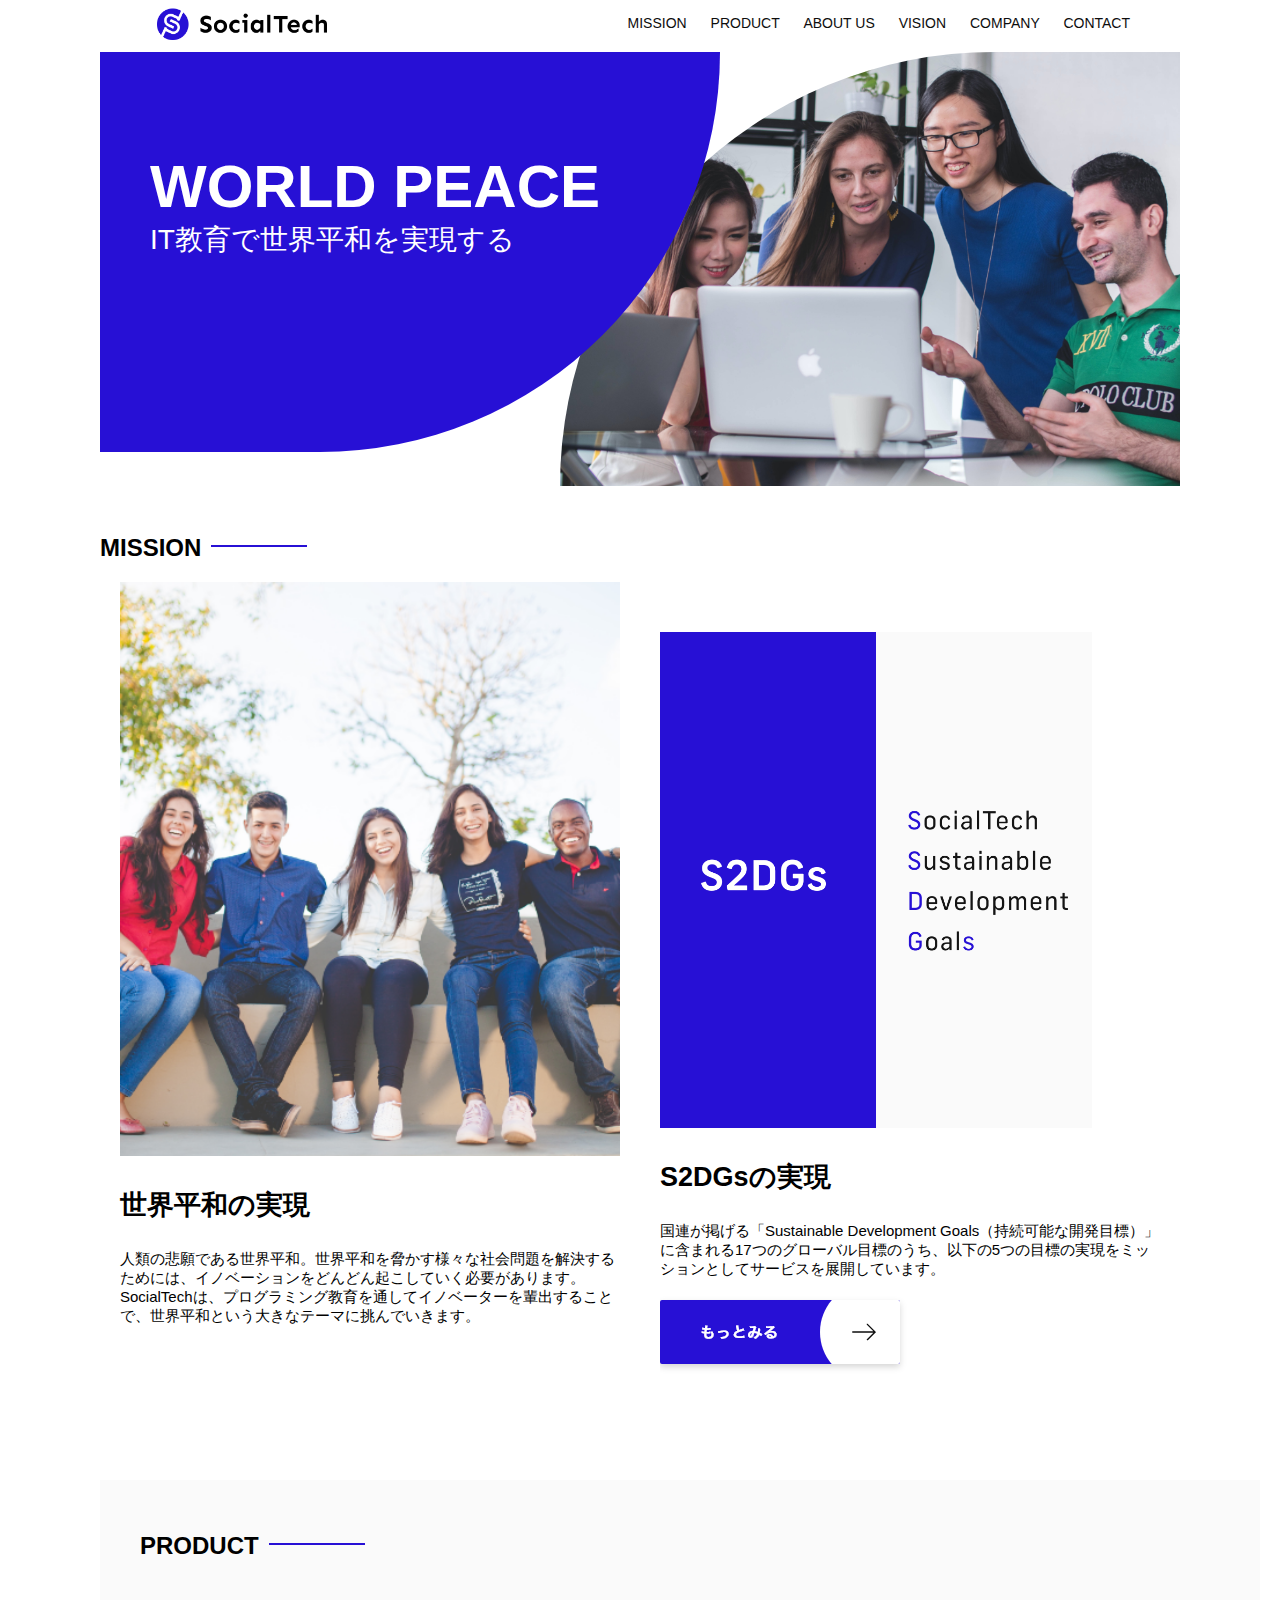
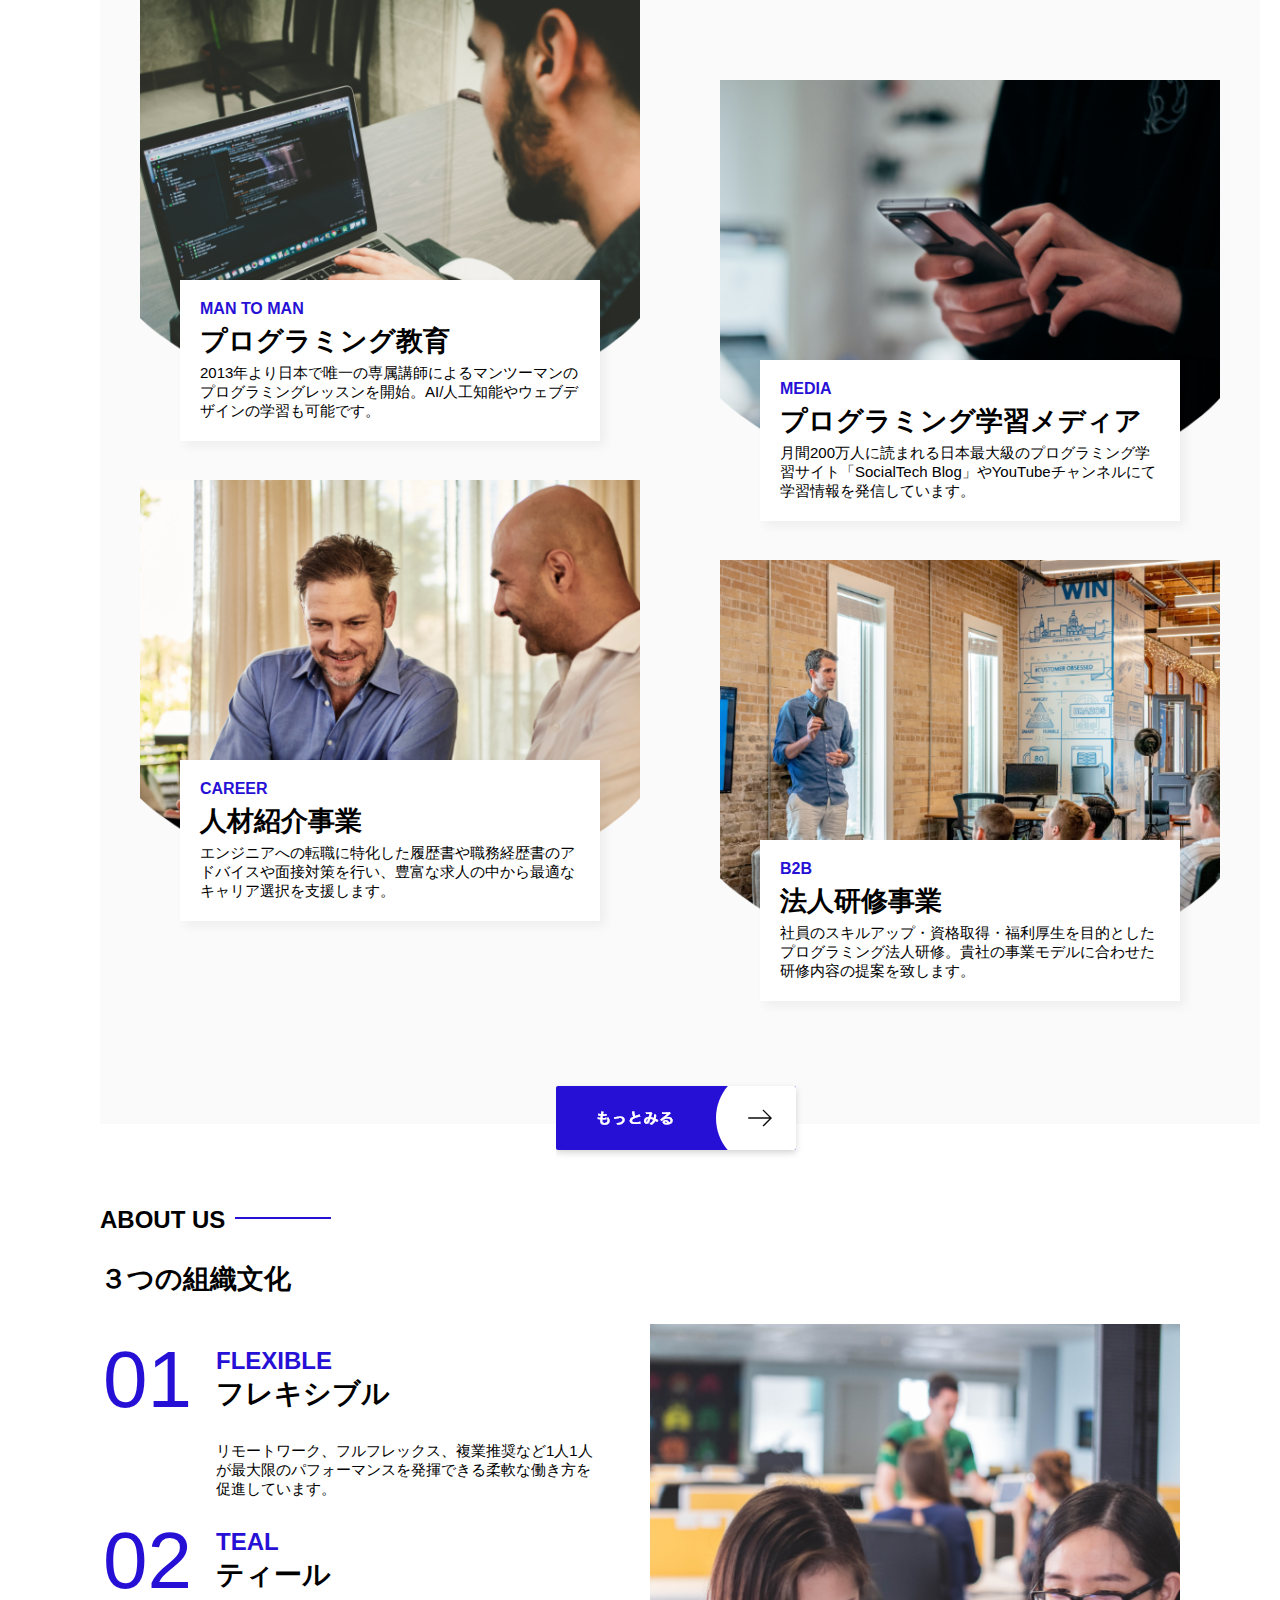
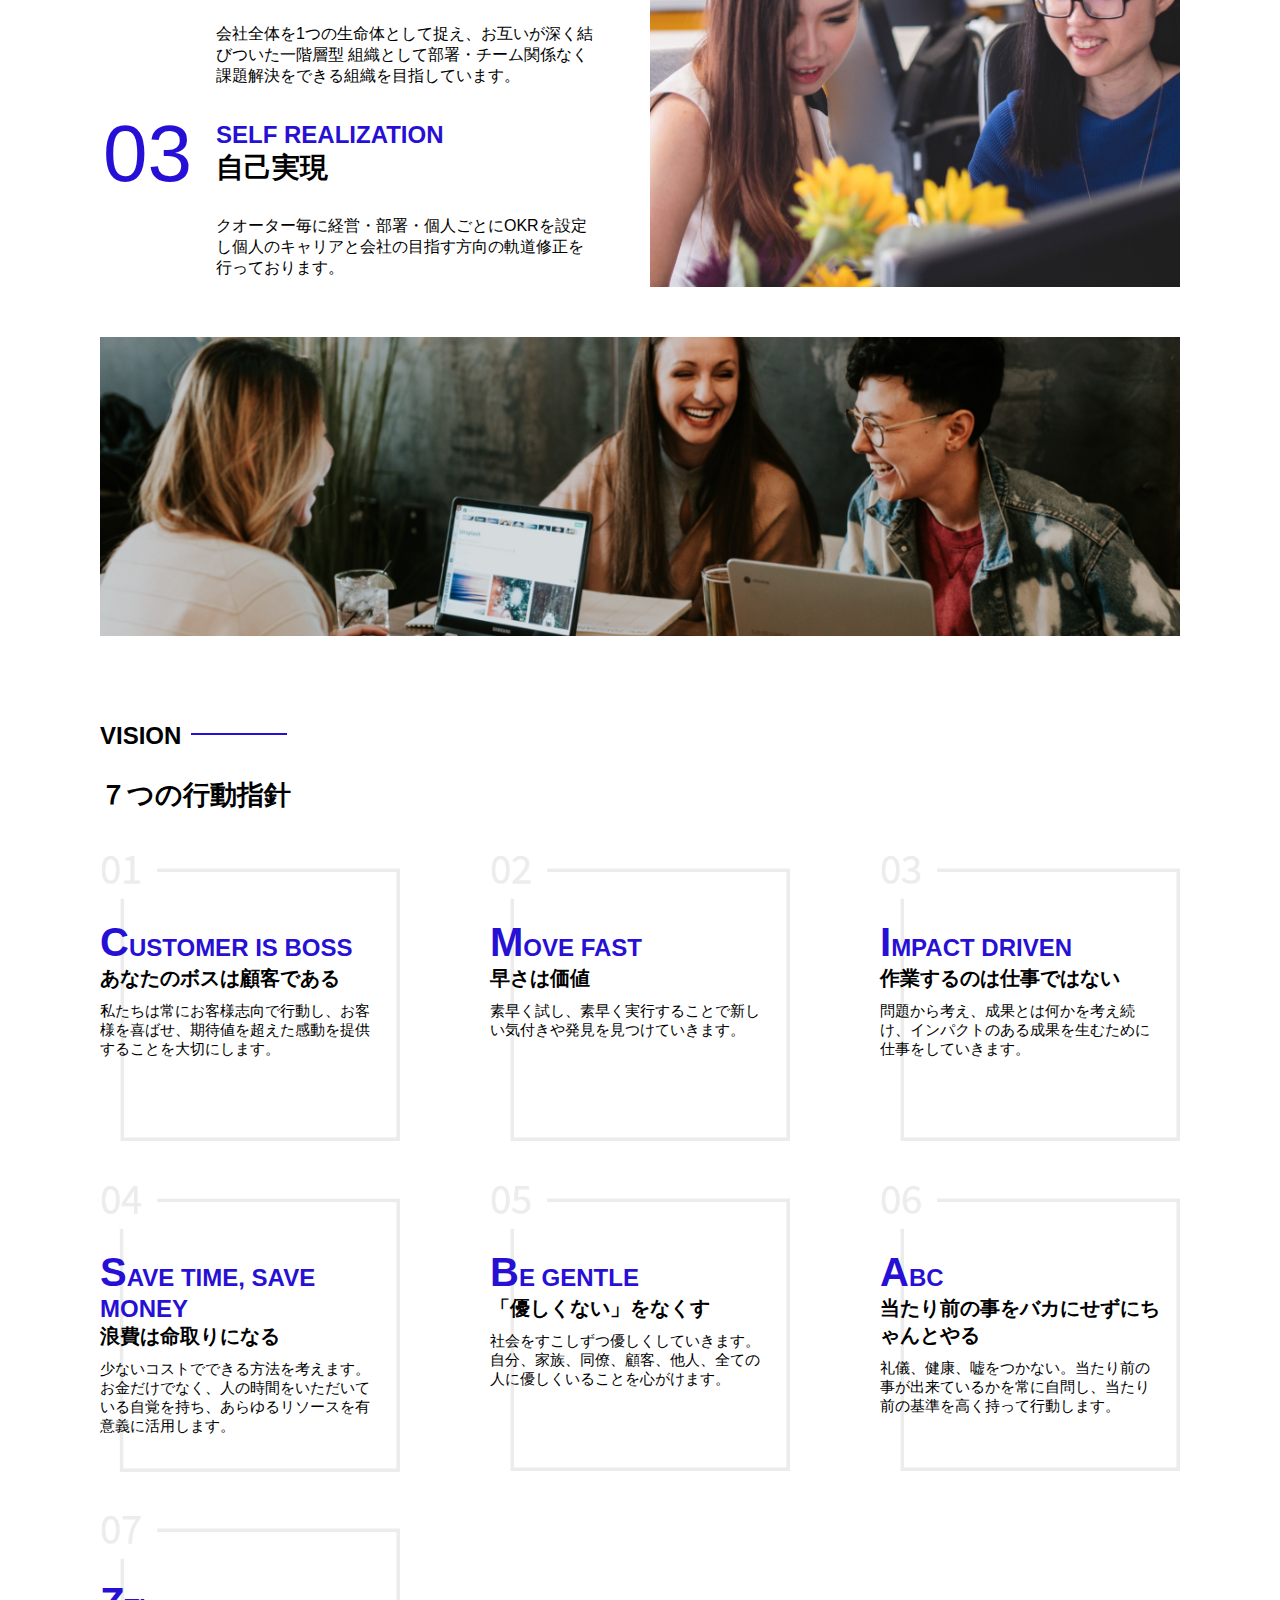
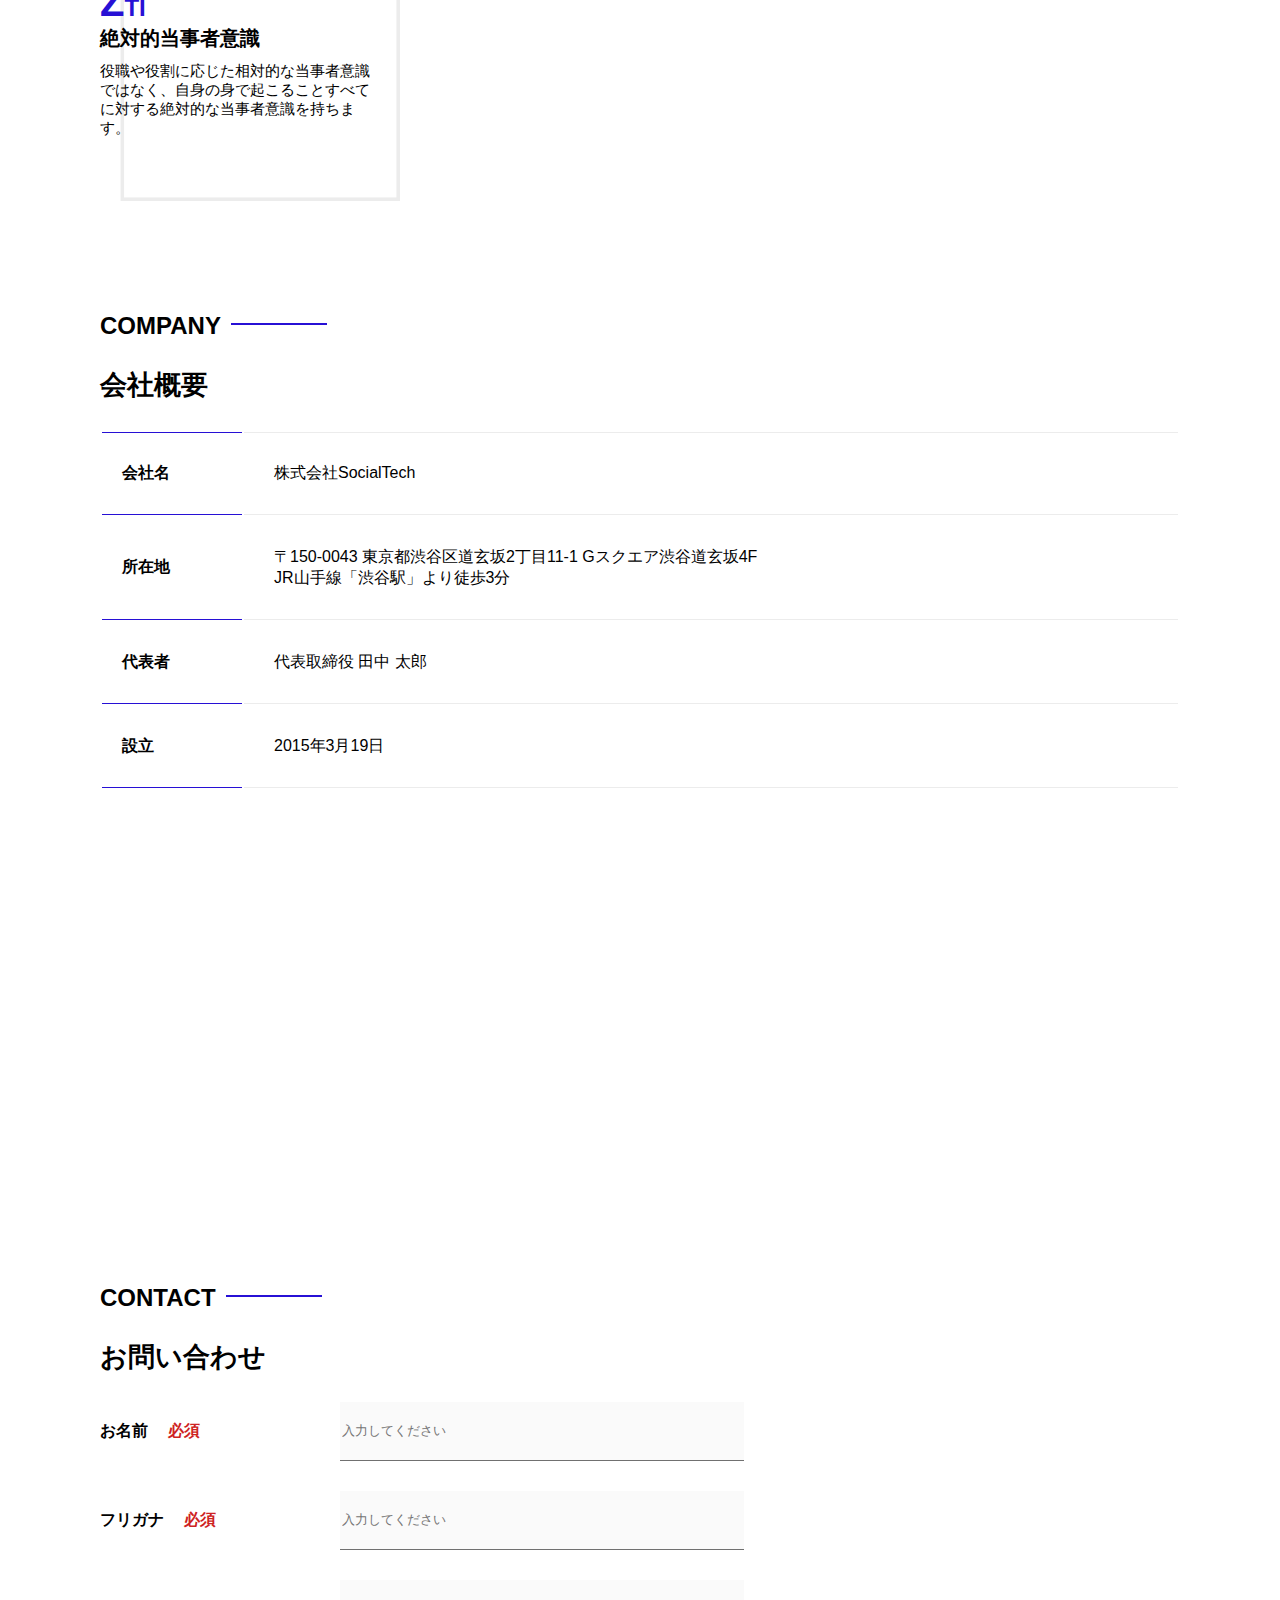
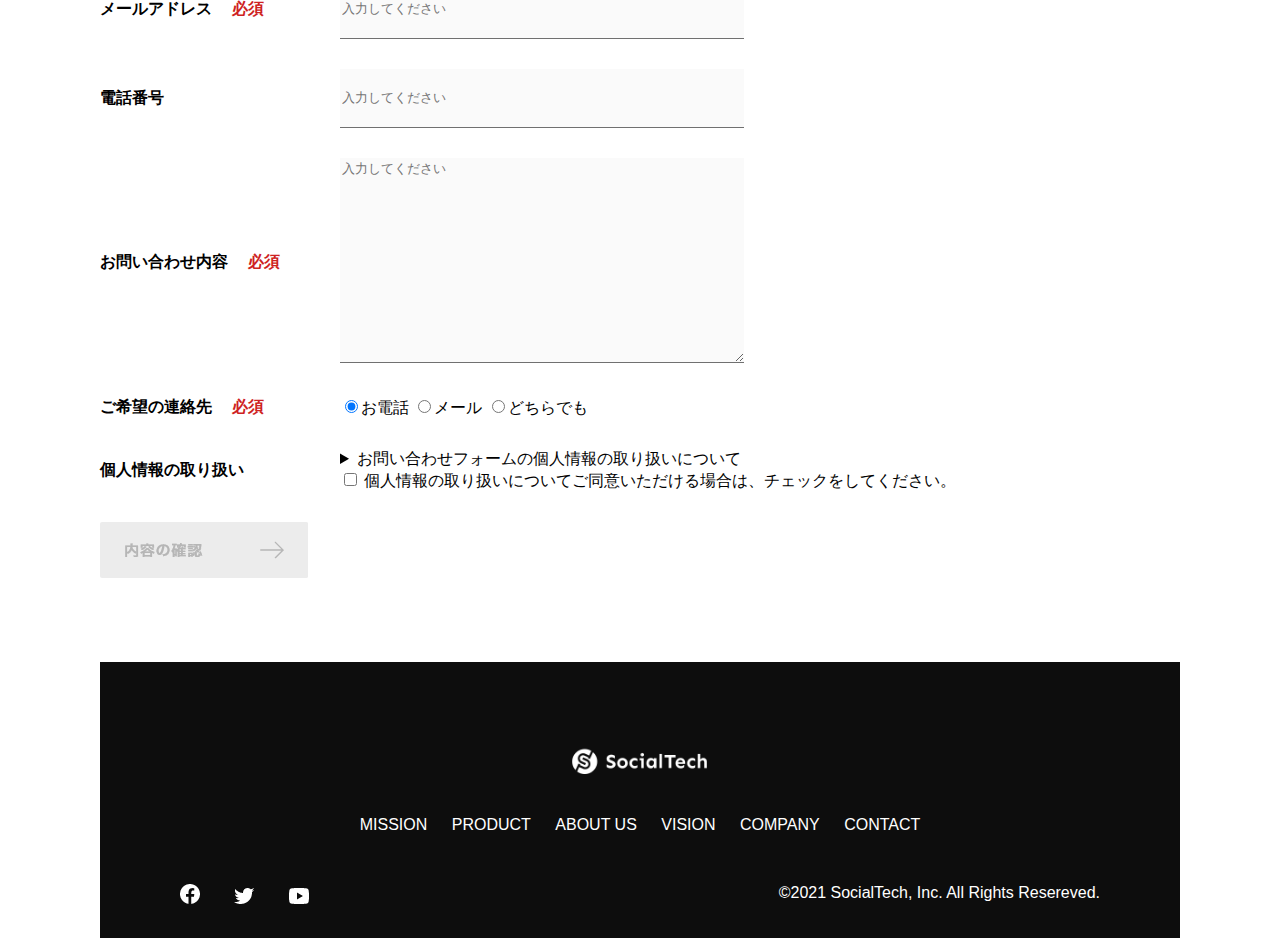
<file: socialtech/index.html>
<!DOCTYPE html>
<html>
    <head>
        <title>SocialTech</title>
        <meta charset="utf-8">
        <meta description="SocialTechはEdTech業界のリーディングカンパニーを目指します">
        <meta name="viewport" content="width=device-width, initial-scale=1.0">
        <link rel="stylesheet" href="style.css">
    </head>
    <body>
        <!-- ヘッダー -->
        <header>
            <!-- ロゴ -->
            <a href="index.html" id="logo"><img src="images/logo.png"></a>

            <nav id="nav-pc">
                <a href="mission.html">MISSION</a>
                <a href="product.html">PRODUCT</a>
                <a href="index.html#aboutus">ABOUT US</a>
                <a href="index.html#vision">VISION</a>
                <a href="index.html#company">COMPANY</a>
                <a href="index.html#contact">CONTACT</a>
            </nav>
            <!-- スマホ用メニューボタン -->
            <img id="menu-sp" src="images/button-menu.png"
                onclick="document.getElementById('nav-sp').style.display = 'block'">

            <!-- スマホ用ナビゲーション -->
            <nav id="nav-sp">
                <img id="close" src="images/button-close.png"
                onclick="document.getElementById('nav-sp').style.display = 'none'">
                <a id="logo-sp" href="index.html"
                onclick="document.getElementById('nav-sp').style.display = 'none'"><img src="images/logo-sp.png"></a>
                <a class="menu" href="mission.html"
                onclick="document.getElementById('nav-sp').style.display = 'none'">MISSION</a>
                <a class="menu" href="product.html"
                onclick="document.getElementById('nav-sp').style.display = 'none'">PRODUCT</a>
                <a class="menu" href="index.html#aboutus"
                onclick="document.getElementById('nav-sp').style.display = 'none'">ABOUT</a>
                <a class="menu" href="index.html#vision"
                onclick="document.getElementById('nav-sp').style.display = 'none'">VISION</a>
                <a class="menu" href="index.html#company"
                onclick="document.getElementById('nav-sp').style.display = 'none'">COMPANY</a>
                <a class="menu" href="index.html#contact"
                onclick="document.getElementById('nav-sp').style.display = 'none'">CONTACT</a>
                <div id="sns">
                    <a href="https://www.facebook.com/sejuku2013"><img src="images/button-facebook.png"></a>
                    <a href="https://twitter.com/samuraijuku"><img src="images/button-twitter.png"></a>
                    <a href="https://www.youtube.com/channel/UCCFOQO5aDK0xXam4cUQXT8g"><img src="images/button-youtube.png"></a>
                </div>
            </nav>
        </header>
        <main>
            <article>
                <!-- メインビジュアル -->
                <section id="main-visual">
                    <div id="main-message">
                        <h1>WORLD PEACE</h1>
                        <p>IT教育で世界平和を実現する</p>
                    </div>
                    <img src="images/index/index-main.png">
                </section>
                <!-- ミッション -->
                <section id="mission">
                    <h2 class="index-h2">MISSION</h2>
                    <div id="mission-flex">
                        <div>
                            <img id="mission-photo" src="images/index/index-mission.png">
                            <h3>世界平和の実現</h3>
                            <p>
                                人類の悲願である世界平和。世界平和を脅かす様々な社会問題を解決するためには、イノベーションをどんどん起こしていく必要があります。SocialTechは、プログラミング教育を通してイノベーターを輩出することで、世界平和という大きなテーマに挑んでいきます。 
                            </p>
                        </div>
                        <div>
                            <img id="s2dgs" src="images/index/s2dgs.png">
                            <h3>S2DGsの実現</h3>
                            <p>国連が掲げる「Sustainable Development Goals（持続可能な開発目標）」に含まれる17つのグローバル目標のうち、以下の5つの目標の実現をミッションとしてサービスを展開しています。</p>
                            <a href="mission.html">
                                <img src="images/button-more.png">
                            </a>
                        </div>
                    </div>
                </section>
                <section id="product">
                    <h2 class="index-h2">PRODUCT</h2>
                    <div>
                        <div id="product-left">
                            <div>
                                <img class="product-photo" src="images/index/index-mantoman.png">
                                <div class="product-explain">
                                    <span>MAN TO MAN</span>
                                    <h3>プログラミング教育</h3>
                                    <p>2013年より日本で唯一の専属講師によるマンツーマンのプログラミングレッスンを開始。AI/人工知能やウェブデザインの学習も可能です。</p>
                                </div>
                            </div>
                            <div>
                                <img class="product-photo" src="images/index/index-career.png">
                                <div class="product-explain">
                                    <span>CAREER</span>
                                    <h3>人材紹介事業</h3>
                                    <p>エンジニアへの転職に特化した履歴書や職務経歴書のアドバイスや面接対策を行い、豊富な求人の中から最適なキャリア選択を支援します。</p>
                                </div>
                            </div>
                        </div>

                        <div id="product-right">
                            <div>
                                <img class="product-photo" src="images/index/index-media.png">
                                <div class="product-explain">
                                    <span>MEDIA</span>
                                    <h3>プログラミング学習メディア</h3>
                                    <p>月間200万人に読まれる日本最大級のプログラミング学習サイト「SocialTech Blog」やYouTubeチャンネルにて学習情報を発信しています。</p>
                                </div>
                            </div>
                            <div>
                                <img class="product-photo" src="images/index/index-b2b.png">
                                <div class="product-explain">
                                    <span>B2B</span>
                                    <h3>法人研修事業</h3>
                                    <p>社員のスキルアップ・資格取得・福利厚生を目的としたプログラミング法人研修。貴社の事業モデルに合わせた研修内容の提案を致します。</p>
                                </div>
                            </div>
                        </div>
                    </div>
                    <div>
                        <a id="product-more" href="product.html">
                            <img src="images/button-more.png">
                        </a>
                    </div>
                </section>
                <!-- ABOUTUS -->
                <section id="aboutus">
                    <h2 class="index-h2">ABOUT US</h2>
                    <h3>３つの組織文化</h3>
                    <div>
                        <table class="culture-table">
                            <tr>
                                <td>
                                    <span class="culture-num">01</span>
                                </td>
                                <td>
                                    <span class="culture-en">FLEXIBLE</span>
                                    <span class="culture-jp">フレキシブル</span>
                                </td>
                            </tr>
                            <tr>
                                <td></td>
                                <td>
                                    <p class="culture-description">
                                        リモートワーク、フルフレックス、複業推奨など1人1人が最大限のパフォーマンスを発揮できる柔軟な働き方を促進しています。
                                    </p>
                                </td>
                            </tr>
                            <tr>
                                <td>
                                    <span class="culture-num">02</span>
                                </td>
                                <td>
                                    <span class="culture-en">TEAL</span>
                                    <span class="culture-jp">ティール</span>
                                </td>
                            </tr>
                            <tr>
                                <td></td>
                                <td>会社全体を1つの生命体として捉え、お互いが深く結びついた一階層型
                                    組織として部署・チーム関係なく課題解決をできる組織を目指しています。
                                </td>
                            </tr>
                            <td></td>
                            <tr>
                                <td><span class="culture-num">03</span>
                                </td>
                                <td>
                                    <span class="culture-en">SELF REALIZATION</span>
                                    <span class="culture-jp">自己実現</span>
                                </td>
                            </tr>
                                <td></td>
                                <td>
                                クオーター毎に経営・部署・個人ごとにOKRを設定し個人のキャリアと会社の目指す方向の軌道修正を行っております。
                                </td>
                        </table>
                        <img class="culture-img" src="images/index/index-aboutus1.png">
                    </div>
                    <img class="culture-img2" src="images/index/index-aboutus2.png">
                </section>
                <!-- VISION -->
                <section id="vision">
                    <h2 class="index-h2">VISION</h2>
                    <h3>７つの行動指針</h3>
                    <div>
                        <div class="vision-box">
                            <img src="images/index/vision-01.png">
                            <span>
                                <h4>CUSTOMER IS BOSS</h4>
                                <h5>あなたのボスは顧客である</h5>
                                <p>私たちは常にお客様志向で行動し、お客様を喜ばせ、期待値を超えた感動を提供することを大切にします。</p>
                            </span>
                        </div>
                        <div class="vision-box">
                            <img src="images/index/vision-02.png">
                            <span>
                                <h4>MOVE FAST</h4>
                                <h5>早さは価値</h5>
                                <p>素早く試し、素早く実行することで新しい気付きや発見を見つけていきます。</p>
                            </span>
                        </div>
                        <div class="vision-box">
                            <img src="images/index/vision-03.png">
                            <span>
                                <h4>IMPACT DRIVEN</h4>
                                <h5>作業するのは仕事ではない</h5>
                                <p>問題から考え、成果とは何かを考え続け、インパクトのある成果を生むために仕事をしていきます。</p>
                            </span>
                        </div>
                        <div class="vision-box">
                            <img src="images/index//vision-04.png">
                            <span>
                                <h4>SAVE TIME, SAVE MONEY</h4>
                                <h5>浪費は命取りになる</h5>
                                <p>少ないコストでできる方法を考えます。お金だけでなく、人の時間をいただいている自覚を持ち、あらゆるリソースを有意義に活用します。</p>
                            </span>
                        </div>
                        <div class="vision-box">
                            <img src="images/index/vision-05.png">
                            <span>
                                <h4>BE GENTLE</h4>
                                <h5>「優しくない」をなくす</h5>
                                <p>社会をすこしずつ優しくしていきます。自分、家族、同僚、顧客、他人、全ての人に優しくいることを心がけます。</p>
                            </span>
                        </div>
                        <div class="vision-box">
                            <img src="images/index/vision-06.png">
                            <span>
                                <h4>ABC</h4>
                                <h5>当たり前の事をバカにせずにちゃんとやる</h5>
                                <p>礼儀、健康、嘘をつかない。当たり前の事が出来ているかを常に自問し、当たり前の基準を高く持って行動します。</p>
                            </span>
                        </div>
                        <div class="vision-box">
                            <img src="images/index/vision-07.png">
                        <span>
                            <h4>ZTI</h4>
                            <h5>絶対的当事者意識</h5>
                            <p>役職や役割に応じた相対的な当事者意識ではなく、自身の身で起こることすべてに対する絶対的な当事者意識を持ちます。</p>
                        </span>
                        </div>
                    </div>
                </section>
                <!-- COMPANY -->
                <section id="company">
                    <h2 class="index-h2">COMPANY</h2>
                    <h3>会社概要</h3>
                    <table id="company-table">
                        <tr>
                            <th class="tableheader-first">会社名</th>
                            <td class="cell-first">株式会社SocialTech</td>
                        </tr>
                        <tr>
                            <th class="tableheader">所在地</th>
                            <td class="cell">〒150-0043 東京都渋谷区道玄坂2丁目11-1 Gスクエア渋谷道玄坂4F<br>JR山手線「渋谷駅」より徒歩3分</td>
                        </tr>
                        <tr>
                            <th class="tableheader">代表者</th>
                            <td class="cell">代表取締役 田中 太郎</td>
                        </tr>
                        <tr>
                            <th class="tableheader">設立</th>
                            <td class="cell">2015年3月19日</td>
                        </tr>
                    </table>
                    <iframe src="https://www.google.com/maps/embed?pb=!1m18!1m12!1m3!1d3241.7759544892483!2d139.69399665123464!3d35.65789123876098!2m3!1f0!2f0!3f0!3m2!1i1024!2i768!4f13.1!3m3!1m2!1s0x60188caa0042e8d1%3A0xba130bea826a7aa2!2z44CSMTUwLTAwNDMg5p2x5Lqs6YO95riL6LC35Yy66YGT546E5Z2C77yS5LiB55uu77yR77yR4oiS77yR!5e0!3m2!1sja!2sjp!4v1636872991912!5m2!1sja!2sjp" style="border:0;" allowfullscreen="" loading="lazy">
                    </iframe>    
                </section>
                <!-- お問い合わせフォーム -->
                <section id="contact">
                    <h2 class="index-h2">CONTACT</h2>
                    <h3>お問い合わせ</h3>
                    <form action="https://api.staticforms.xyz/submit" method="post">
                        <input type="text" name="honeypot" style="display:none">
                        <!-- STATIC FORMSのアクセスキー -->
                        <input type="hidden" name="accessKey" value="c7390fd6-1115-4946-9469-d8fb542766c9">
                        <!--メールのタイトル-->
                        <input type="hidden" name="subject" value="お問い合わせフォーム" />
                        <!--送信先のメールアドレスをvalueに設定する-->
                        <input type="hidden" name="replyTo" value="">
                        <!--redirectToのURLは公開後のURLへリンクする-->
                        <input type="hidden" name="redirectTo" value="">
                        <div>
                            <div class="contact-heading">
                                <label class="contact-label">お名前<span class="contact-span">必須</span></label>
                            </div>
                            <div class="contact-form">
                                <input type="text" name="name" placeholder="入力してください" class="contact-textbox">
                            </div>
                        </div>
                        <div>
                            <div class="contact-heading">
                                <label class="contact-label">フリガナ<span class="contact-span">必須</span></label>
                            </div>
                            <div>
                                <input type="text" name="hurigana" placeholder="入力してください" class="contact-textbox">
                            </div>
                        </div>
                        <div>
                            <div class="contact-heading">
                                <label class="contact-label">メールアドレス<span class="contact-span">必須</span></label>
                            </div>
                            <div>
                                <input type="text" name="email" placeholder="入力してください" class="contact-textbox" />
                            </div>
                        </div>
                        <div>
                            <div class="contact-heading">
                                <label class="contact-label">電話番号</label>
                            </div>
                            <div>
                                <input type="text" name="tel" placeholder="入力してください" class="contact-textbox" />
                            </div>
                        </div>
                        <div>
                            <div class="contact-heading">
                                <label class="contact-label">お問い合わせ内容<span class="contact-span">必須</span></label>
                            </div>
                            <div>
                                <textarea class="contact-textarea" placeholder="入力してください" name="message"></textarea>
                            </div>
                        </div>
                        <div>
                            <div class="contact-heading">
                                <label class="contact-label">ご希望の連絡先<span class="contact-span">必須</span></label>
                            </div>
                            <div>
                                <input class="radiobutton" type="radio" value="tel" name="contact" checked><label>お電話</label>
                                <input class="radiobutton" type="radio" value="mail" name="contact"><label>メール</label>
                                <input class="radiobutton" type="radio" value="both" name="contact"><label>どちらでも</label>
                            </div>
                        </div>
                        <div>
                            <div class="contact-heading">
                                <label class="contact-label">個人情報の取り扱い</label>
                            </div>
                            <div>
                                <details>
                                    <summary>お問い合わせフォームの個人情報の取り扱いについて</summary>
                                    <div>
                                        <span>１．組織の名称又は氏名</span><br>
                                        株式会社SocialTech<br><br>
                                        <span>２．個人情報保護管理者（若しくはその代理人）の氏名又は職名、所属及び連絡先
                                            鈴木 一郎 コーポレート部</span><br>
                                            メールアドレス：support@socialtech.net<br>
                                            TEL：03-xxxx-xxxx<br>
                                            <span>３．個人情報の利用目的</span><br>
                                    ・本サービス及び本サービスに関連する情報の提供又はそれらに関する連絡のため<br>
                                    ・ユーザーの本人確認のため<br>
                                    ・当社サービスのご案内のため<br>
                                    ・当社の商品等の広告または宣伝（電子メールによるものを含むものとします。）<br><br>
                                    <span>４．個人情報の取り扱い業務の委託</span><br>
                                    個人情報の取扱業務の全部または一部を外部に業務委託する場合があります。<br>
                                    その際、弊社は、個人情報を適切に保護できる管理体制を敷き実行していることを条件として<br>
                                    委託先を厳選したうえで、機密保持契約を委託先と締結し、お客様の個人情報を厳密に管理させます。<br><br>
                                    <span>５．個人情報の開示等の請求</span><br>
                                    お客様は、弊社に対してご自身の個人情報の開示等（利用目的の通知、開示、内容の訂正・追加・削除、利用の停止または消去、第三者への提供の停止）に関して、当社問合わせ窓口に申し出ることができます。<br>
                                    その際、弊社はお客様ご本人を確認させていただいたうえで、合理的な期間内に対応いたします。<br><br>
                                    なお、個人情報に関する弊社問合わせ先は、次の通りです。<br><br>
                                    株式会社SocialTech　個人情報問合せ窓口<br>
                                    〒150-0043　東京都渋谷区道玄坂2丁目11-1 Ｇスクエア渋谷道玄坂 4F<br>
                                    メールアドレス：support@socialtech.net　TEL：03-xxxx-xxxx<br><br>
                                    <span>６．個人情報を提供されることの任意性について</span><br><br>
                                    お客様がご自身の個人情報を弊社に提供されるか否かは、お客様のご判断によりますが、もしご提供されない場合には、適切なサービスが提供できない場合がありますので予めご了承ください。
                                    </div>
                                </details>
                                <input type="checkbox" name="agree">
                                個人情報の取り扱いについてご同意いただける場合は、チェックをしてください。
                            </div>
                        </div>
                        <input type="image" value="Submit" src="images/button-submit.png" />
                    </form>
                </section>
            </article>
            <footer>
                <div id="footer-logo">
                    <img src="images/logo-sp.png">
                </div>
                <div id="footer-link">
                    <a href="mission.html">MISSION</a>
                    <a href="product.html">PRODUCT</a>
                    <a href="index.html#aboutus">ABOUT US</a>
                    <a href="index.html#vision">VISION</a>
                    <a href="index.html#company">COMPANY</a>
                    <a href="index.html#contact">CONTACT</a>
                </div>
                <div id="sns-footer">
                    <a href="https://www.facebook.com/sejuku2013"><img src="images/button-facebook.png"></a>
                    <a href="https://twitter.com/samuraijuku"><img src="images/button-twitter.png"></a>
                <a href="https://www.youtube.com/channel/UCCFOQO5aDK0xXam4cUQXT8g"><img src="images/button-youtube.png"></a>
                <span id="copyright">&copy;2021 SocialTech, Inc. All Rights Resereved.</span>
                </div>
            </footer>
        </main>
    </body>
</html>
</file>
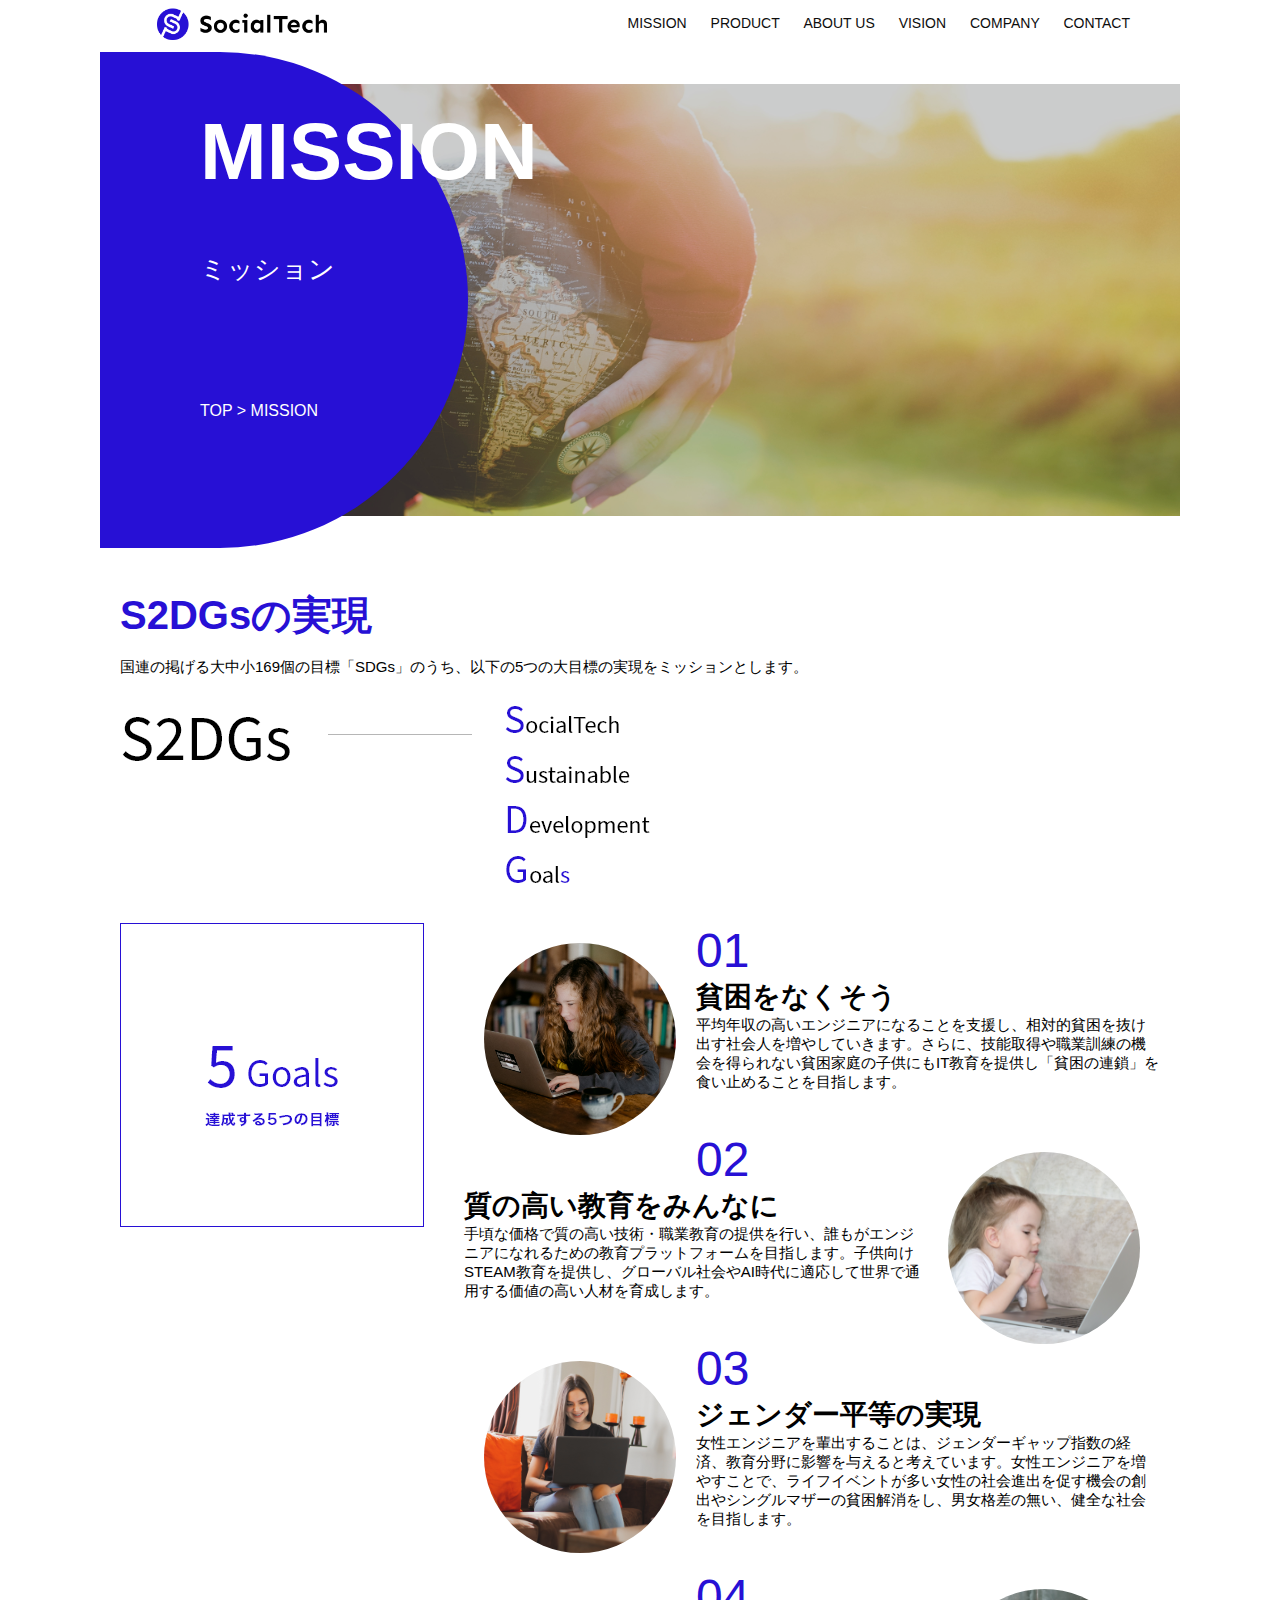
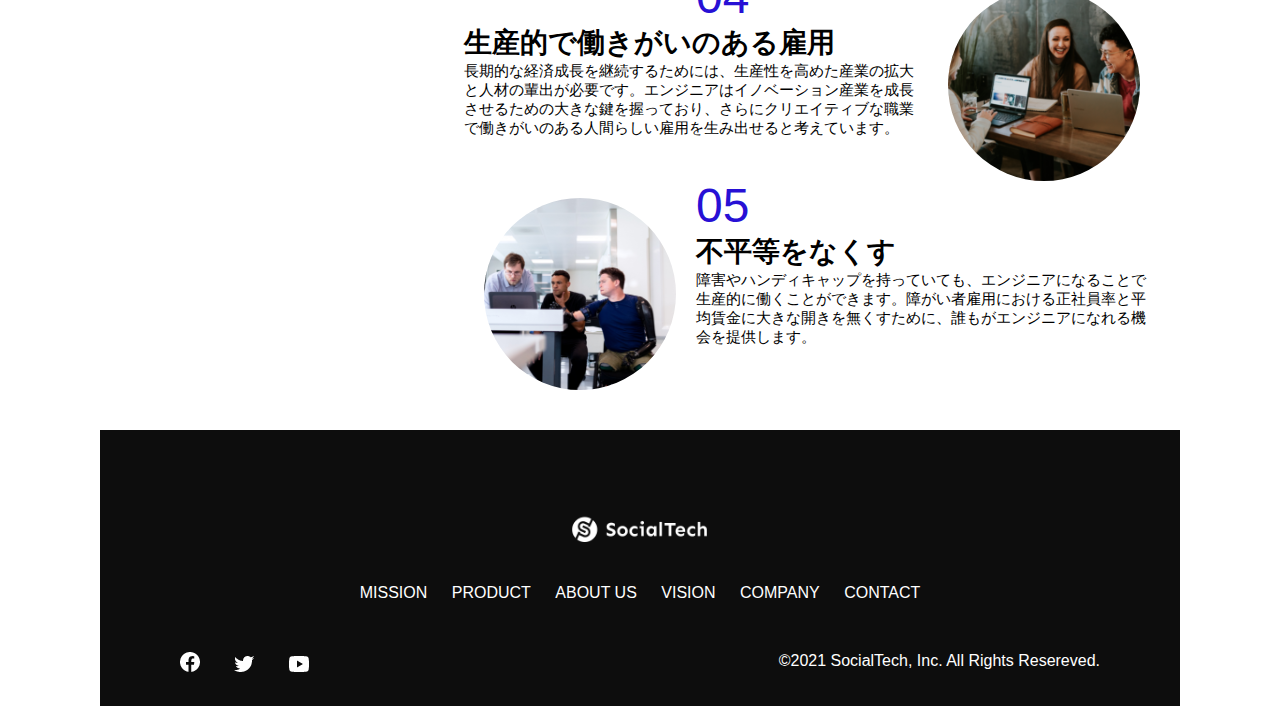
<file: socialtech/mission.html>
<!DOCTYPE html>
<html>
    <head>
        <title>SocialTech - MISSION ミッション -</title>
        <meta charset="utf-8">
        <meta description="SocialTechが目指す5つの目標（S2DGs）を紹介します">
        <meta name="viewport" content="width=device-width, initial-scale=1.0">
        <link rel="stylesheet" href="style.css">
    </head>
    <body>
        <!-- ヘッダー -->
        <header>
            <!-- ロゴ -->
            <a href="index.html" id="logo"><img src="images/logo.png"></a>

            <!-- PC用ナビゲーション -->
            <nav id="nav-pc">
                <a href="mission.html">MISSION</a>
                <a href="product.html">PRODUCT</a>
                <a href="index.html#aboutus">ABOUT US</a>
                <a href="index.html#vision">VISION</a>
                <a href="index.html#company">COMPANY</a>
                <a href="index.html#contact">CONTACT</a>
            </nav>
            <!-- スマホ用メニューボタン -->
            <img id="menu-sp" src="images/button-menu.png"
                onclick="document.getElementById('nav-sp').style.display = 'block'">

            <!-- スマホ用ナビゲーション -->
            <nav id="nav-sp">
                <img id="close" src="images/button-close.png"
                onclick="document.getElementById('nav-sp').style.display = 'none'">
                <a id="logo-sp" href="index.html"
                onclick="document.getElementById('nav-sp').style.display = 'none'"><img src="images/logo-sp.png"></a>
                <a class="menu" href="mission.html"
                onclick="document.getElementById('nav-sp').style.display = 'none'">MISSION</a>
                <a class="menu" href="product.html"
                onclick="document.getElementById('nav-sp').style.display = 'none'">PRODUCT</a>
                <a class="menu" href="index.html#aboutus"
                onclick="document.getElementById('nav-sp').style.display = 'none'">ABOUT</a>
                <a class="menu" href="index.html#vision"
                onclick="document.getElementById('nav-sp').style.display = 'none'">VISION</a>
                <a class="menu" href="index.html#company"
                onclick="document.getElementById('nav-sp').style.display = 'none'">COMPANY</a>
                <a class="menu" href="index.html#contact"
                onclick="document.getElementById('nav-sp').style.display = 'none'">CONTACT</a>
                <div id="sns">
                    <a href="https://www.facebook.com/sejuku2013"><img src="images/button-facebook.png"></a>
                    <a href="https://twitter.com/samuraijuku"><img src="images/button-twitter.png"></a>
                    <a href="https://www.youtube.com/channel/UCCFOQO5aDK0xXam4cUQXT8g"><img src="images/button-youtube.png"></a>
                </div>
            </nav>
        </header>
        <main>
            <article>
                <section id="mission-main">
                    <div id="mission-title">
                        <h1>MISSION</h1>
                        <span>ミッション</span>
                        <div>TOP > MISSION</div>
                    </div>
                </section>
                <section id="mission-s2dgs">
                    <h2 class="mission-h2">S2DGsの実現</h2>
                    <p>国連の掲げる大中小169個の目標「SDGs」のうち、以下の5つの大目標の実現をミッションとします。</p>
                    <img src="images/mission/mission-s2dgs.png">
                </section>
                <section id="mission-5goals">
                    <div>
                        <img id="s2dgs-image" src="images/mission/mission-5goals.png">
                    </div>
                    <div>
                        <div>
                            <img class="fivegoals-image-left" src="images/mission/mission-5goals01.png">
                            <div>
                                <span class="fivegoals-number">01</span>
                                <h3 class="fivegoals-h3">貧困をなくそう</h3>
                                <p class="fivegoals-p">平均年収の高いエンジニアになることを支援し、相対的貧困を抜け出す社会人を増やしていきます。さらに、技能取得や職業訓練の機会を得られない貧困家庭の子供にもIT教育を提供し「貧困の連鎖」を食い止めることを目指します。</p>
                            </div>
                        </div>
                        <div>
                            <img class="fivegoals-image-right" src="images/mission/mission-5goals02.png">
                            <div>
                                <span class="fivegoals-number">02</span>
                                <h3 class="fivegoals-h3">質の高い教育をみんなに</h3>
                                <p class="fivegoals-p">手頃な価格で質の高い技術・職業教育の提供を行い、誰もがエンジニアになれるための教育プラットフォームを目指します。子供向けSTEAM教育を提供し、グローバル社会やAI時代に適応して世界で通用する価値の高い人材を育成します。</p>
                            </div>
                        </div>
                        <div>
                            <img class="fivegoals-image-left" src="images/mission/mission-5goals03.png">
                            <span class="fivegoals-number">03</span>
                        <h3 class="fivegoals-h3">ジェンダー平等の実現</h3>
                        <p class="fivegoals-p">
                            女性エンジニアを輩出することは、ジェンダーギャップ指数の経済、教育分野に影響を与えると考えています。女性エンジニアを増やすことで、ライフイベントが多い女性の社会進出を促す機会の創出やシングルマザーの貧困解消をし、男女格差の無い、健全な社会を目指します。
                        </p>
                        </div>
                        <div>
                            <img class="fivegoals-image-right" src="images/mission/mission-5goals04.png">
                            <span class="fivegoals-number">04</span>
                            <h3 class="fivegoals-h3">生産的で働きがいのある雇用</h3>
                            <p class="fivegoals-p">
                                長期的な経済成長を継続するためには、生産性を高めた産業の拡大と人材の輩出が必要です。エンジニアはイノベーション産業を成長させるための大きな鍵を握っており、さらにクリエイティブな職業で働きがいのある人間らしい雇用を生み出せると考えています。
                            </p>    
                        </div>
                        <div>
                            <img class="fivegoals-image-left" src="images/mission/mission-5goals05.png">
                            <span class="fivegoals-number">05</span>
                            <h3 class="fivegoals-h3">不平等をなくす</h3>
                            <p class="fivegoals-p">
                                障害やハンディキャップを持っていても、エンジニアになることで生産的に働くことができます。障がい者雇用における正社員率と平均賃金に大きな開きを無くすために、誰もがエンジニアになれる機会を提供します。
                            </p>    
                        </div>
                    </div>
                </section>
            </article>
            <footer>
                <div id="footer-logo">
                    <img src="images/logo-sp.png">
                </div>
                <div id="footer-link">
                    <a href="mission.html">MISSION</a>
                    <a href="product.html">PRODUCT</a>
                    <a href="index.html#aboutus">ABOUT US</a>
                    <a href="index.html#vision">VISION</a>
                    <a href="index.html#company">COMPANY</a>
                    <a href="index.html#contact">CONTACT</a>
                </div>
                <div id="sns-footer">
                    <a href="https://www.facebook.com/sejuku2013"><img src="images/button-facebook.png"></a>
                    <a href="https://twitter.com/samuraijuku"><img src="images/button-twitter.png"></a>
                <a href="https://www.youtube.com/channel/UCCFOQO5aDK0xXam4cUQXT8g"><img src="images/button-youtube.png"></a>
                <span id="copyright">&copy;2021 SocialTech, Inc. All Rights Resereved.</span>
                </div>
            </footer>
        </main>
    </body>
</html>
</file>
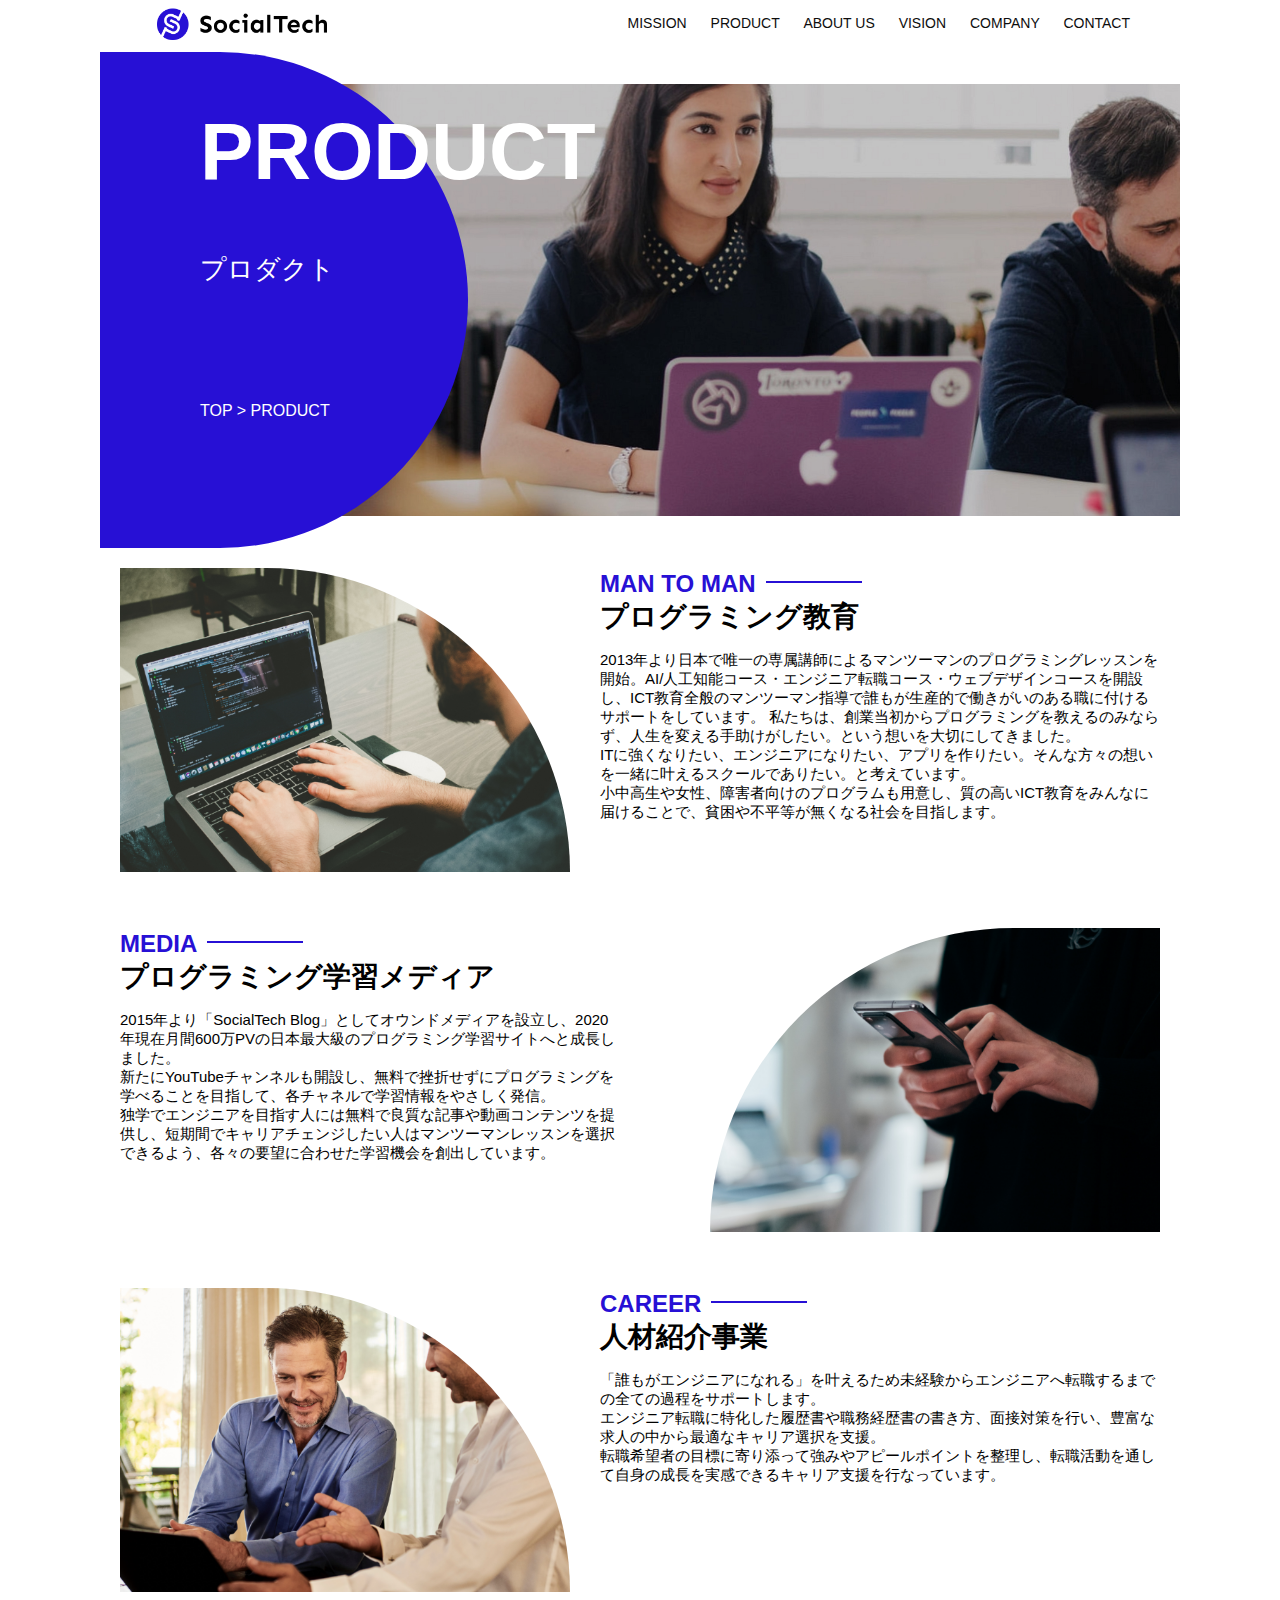
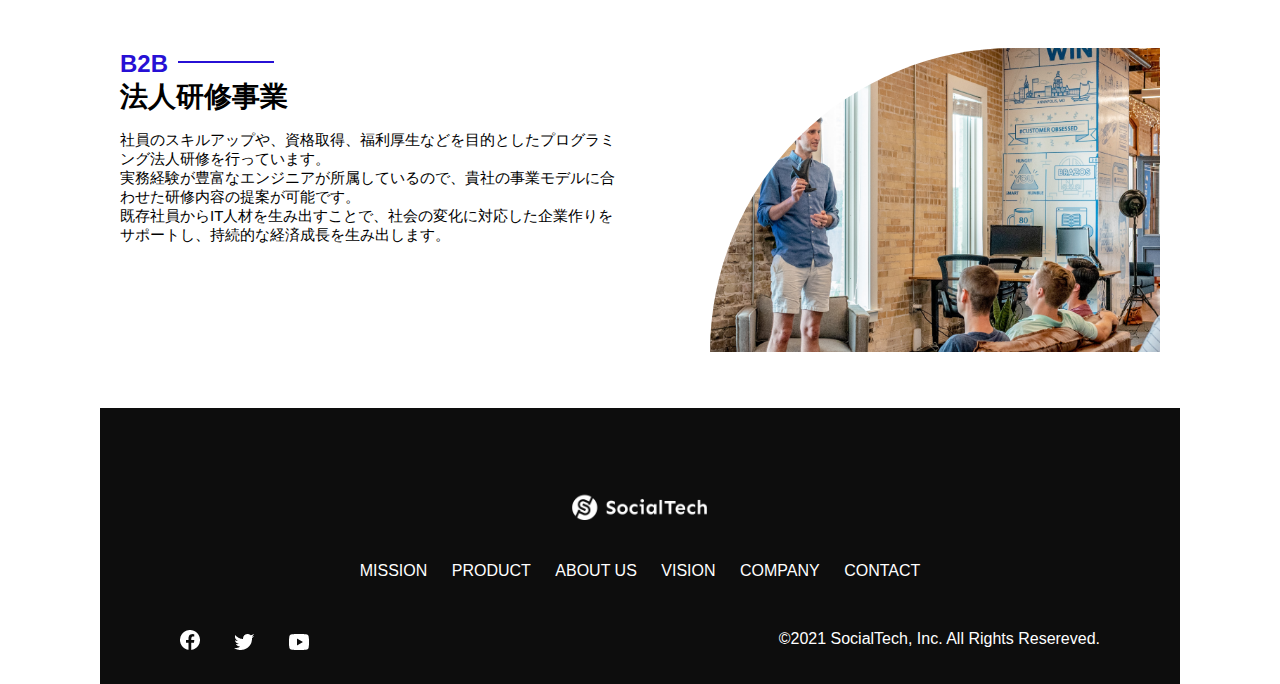
<file: socialtech/product.html>
<!DOCTYPE html>
<html>
    <head>
        <title>SocialTech -PRODUCT プロダクト-</title>
        <meta charset="utf-8">
        <meta description="SocialTechの4つのプロダクトを紹介します">
        <meta name="viewport" content="width=device-width, initial-scale=1.0">
        <link rel="stylesheet" href="style.css">
    </head>
    <body>
        <!-- ヘッダー -->
        <header>
            <!-- ロゴ -->
            <a href="index.html" id="logo"><img src="images/logo.png"></a>

            <nav id="nav-pc">
                <a href="mission.html">MISSION</a>
                <a href="product.html">PRODUCT</a>
                <a href="index.html#aboutus">ABOUT US</a>
                <a href="index.html#vision">VISION</a>
                <a href="index.html#company">COMPANY</a>
                <a href="index.html#contact">CONTACT</a>
            </nav>
            <!-- スマホ用メニューボタン -->
            <img id="menu-sp" src="images/button-menu.png"
                onclick="document.getElementById('nav-sp').style.display = 'block'">

            <!-- スマホ用ナビゲーション -->
            <nav id="nav-sp">
                <img id="close" src="images/button-close.png"
                onclick="document.getElementById('nav-sp').style.display = 'none'">
                <a id="logo-sp" href="index.html"
                onclick="document.getElementById('nav-sp').style.display = 'none'"><img src="images/logo-sp.png"></a>
                <a class="menu" href="mission.html"
                onclick="document.getElementById('nav-sp').style.display = 'none'">MISSION</a>
                <a class="menu" href="product.html"
                onclick="document.getElementById('nav-sp').style.display = 'none'">PRODUCT</a>
                <a class="menu" href="index.html#aboutus"
                onclick="document.getElementById('nav-sp').style.display = 'none'">ABOUT</a>
                <a class="menu" href="index.html#vision"
                onclick="document.getElementById('nav-sp').style.display = 'none'">VISION</a>
                <a class="menu" href="index.html#company"
                onclick="document.getElementById('nav-sp').style.display = 'none'">COMPANY</a>
                <a class="menu" href="index.html#contact"
                onclick="document.getElementById('nav-sp').style.display = 'none'">CONTACT</a>
                <div id="sns">
                    <a href="https://www.facebook.com/sejuku2013"><img src="images/button-facebook.png"></a>
                    <a href="https://twitter.com/samuraijuku"><img src="images/button-twitter.png"></a>
                    <a href="https://www.youtube.com/channel/UCCFOQO5aDK0xXam4cUQXT8g"><img src="images/button-youtube.png"></a>
                </div>
            </nav>
        </header>
        <main>
            <article>
                <section id="product-main">
                    <div id="product-title">
                        <h1>PRODUCT</h1>
                        <span>プロダクト</span>
                        <div>TOP > PRODUCT</div>
                    </div>
                </section>
                <section class="product-section1">
                    <img src="images/product/product-mantoman.png">
                    <div>
                        <h2 class="product-h2">MAN TO MAN</h2>
                        <h3 class="product-h3">プログラミング教育</h3>
                        <p>2013年より日本で唯一の専属講師によるマンツーマンのプログラミングレッスンを開始。AI/人工知能コース・エンジニア転職コース・ウェブデザインコースを開設し、ICT教育全般のマンツーマン指導で誰もが生産的で働きがいのある職に付けるサポートをしています。
                            私たちは、創業当初からプログラミングを教えるのみならず、人生を変える手助けがしたい。という想いを大切にしてきました。<br>ITに強くなりたい、エンジニアになりたい、アプリを作りたい。そんな方々の想いを一緒に叶えるスクールでありたい。と考えています。<br>小中高生や女性、障害者向けのプログラムも用意し、質の高いICT教育をみんなに届けることで、貧困や不平等が無くなる社会を目指します。</p>
                    </div>
                </section>
                <section class="product-section2">
                    <div>
                        <h2 class="product-h2">MEDIA</h2>
                        <h3 class="product-h3">プログラミング学習メディア</h3>
                        <p>2015年より「SocialTech
                            Blog」としてオウンドメディアを設立し、2020年現在月間600万PVの日本最大級のプログラミング学習サイトへと成長しました。<br>新たにYouTubeチャンネルも開設し、無料で挫折せずにプログラミングを学べることを目指して、各チャネルで学習情報をやさしく発信。<br>独学でエンジニアを目指す人には無料で良質な記事や動画コンテンツを提供し、短期間でキャリアチェンジしたい人はマンツーマンレッスンを選択できるよう、各々の要望に合わせた学習機会を創出しています。</p>
                    </div>
                    <img src="images/product/product-media.png">
                </section>
                <section class="product-section1">
                    <img src="images/product/product-career.png">
                    <div>
                        <h2 class="product-h2">CAREER</h2>
                        <h3 class="product-h3">人材紹介事業</h3>
                        <p>「誰もがエンジニアになれる」を叶えるため未経験からエンジニアへ転職するまでの全ての過程をサポートします。<br>エンジニア転職に特化した履歴書や職務経歴書の書き方、面接対策を行い、豊富な求人の中から最適なキャリア選択を支援。<br>転職希望者の目標に寄り添って強みやアピールポイントを整理し、転職活動を通して自身の成長を実感できるキャリア支援を行なっています。<br></p>    
                    </div>
                </section>
                <section class="product-section2">
                    <div>
                        <h2 class="product-h2">B2B</h2>
                        <h3 class="product-h3">法人研修事業</h3>
                        <p>社員のスキルアップや、資格取得、福利厚生などを目的としたプログラミング法人研修を行っています。<br>実務経験が豊富なエンジニアが所属しているので、貴社の事業モデルに合わせた研修内容の提案が可能です。<br>既存社員からIT人材を生み出すことで、社会の変化に対応した企業作りをサポートし、持続的な経済成長を生み出します。</p>    
                    </div>
                    <img src="images/product/product-b2b.png">
                </section>
            </article>
            <footer>
                <div id="footer-logo">
                    <img src="images/logo-sp.png">
                </div>
                <div id="footer-link">
                    <a href="mission.html">MISSION</a>
                    <a href="product.html">PRODUCT</a>
                    <a href="index.html#aboutus">ABOUT US</a>
                    <a href="index.html#vision">VISION</a>
                    <a href="index.html#company">COMPANY</a>
                    <a href="index.html#contact">CONTACT</a>
                </div>
                <div id="sns-footer">
                    <a href="https://www.facebook.com/sejuku2013"><img src="images/button-facebook.png"></a>
                    <a href="https://twitter.com/samuraijuku"><img src="images/button-twitter.png"></a>
                <a href="https://www.youtube.com/channel/UCCFOQO5aDK0xXam4cUQXT8g"><img src="images/button-youtube.png"></a>
                <span id="copyright">&copy;2021 SocialTech, Inc. All Rights Resereved.</span>
                </div>
            </footer>
        </main>
    </body>
</html>
</file>
<file: socialtech/style.css>
/* PC、スマホ共通スタイル */
body {
    font-family: "Source Sans Pro", "Hiragino Kaku Gothic ProN", Meiryo, Arial, sans-serif;
}

p {
    font-size: 15px;
}

/*================
 PC用のスタイル 
=================*/
@media screen and (min-width: 768px) {
/* 横幅設定 */
body {
    max-width: 1080px;
    min-width: 960px;
    margin: 0 auto 0 auto;
}

/* ヘッダー */
header {
    display: flex;
    justify-content: space-between;
    max-width: 980px;
    margin: 0 auto 0 auto;
}

/* ナビゲーションのレイアウト */
#nav-pc {
    text-align: right;
    font-size: 14px;
    padding-top: 15px;
}

/* ナビゲーションのリンクの装飾設定 */
#nav-pc > a {
    text-decoration: none;
    margin-left: 20px;
}
#nav-pc > a:link {
    color: #0d0d0d;
}
#nav-pc > a:visited {
    color: blue;
}
#nav-pc > a:hover {
    color: #0d0d0d;
    text-decoration: underline;
}
#nav-pc > a:active {
    color:#0d0d0d;
}

/* スマホ用ナビを非表示 */
#nav-sp,
#menu-sp {
    display: none;
}


/* メインビジュアル */
#main-visual {
    position: relative;
    height: 400px;
}

#main-message {
    position: absolute;
    top: 0;
    left: 0;
    background-color: #2710d5;
    color: #ffffff;
    border-radius: 0 0 476px 0;
    max-width: 620px;
    height: 100%;
    width: 100%;
    z-index: 11;
}

#main-message > h1 {
    font-size: 60px;
    font-weight: bold;
    margin: 100px 0 0 50px;
}

#main-message > p {
    font-size: 28px;
    margin: 0 0 0 50px;
}

#main-visual > img {
    max-width: 620px;
    border-radius: 476px 0 0 0;
    position: absolute;
    top: 0;
    right: 0;
    z-index: 10;
}

h2 {
    margin: 40px 0 0 0;
}

h2::after{
    content: url(images/line.png);
    margin-left: 10px;
}

h3 {
    font-size: 27px;
}

/* ミッション */
#mission {
    margin: 80px auto;
    width: 100%;
}

#mission-flex {
    width: 100%;
    display: flex;
}

#mission-flex > div {
    width: 50%;
    margin: 20px;
}

#mission-photo {
    width: 100%;
}

#s2dgs {
    margin-top: 50px;
}

/* プロダクト */
#product {
    background-color: #fafafa;
    width: 100%;
    margin: 80px 0 80px 0;
    padding: 10px 40px 0px 40px;
}

/* 外枠 */
#product > div {
    margin-top: 40px;
    display: flex;
}

/* 左のカラム */
#product-left {
    width: 50%;
    margin-right: 20px;
}

/* 右のカラム */
#product-right {
    width: 50%;
    margin-left: 20px;
    margin-top: 80px;
}

/* 写真＋説明の枠 */
#product-left > div {
    position: relative;
    height: 480px;
    margin-right: 20px;
}
#product-right > div {
    position: relative;
    height: 480px;
    margin-left: 20px;
}
/* 写真 */
.product-photo {
    width: 100%;
}

/* 説明文の枠 */
.product-explain {
    background-color: #ffffff;
    position: absolute;
    left: 0;
    top: 280px;
    margin: 0 40px;
    padding: 20px;
    box-shadow: 5px 5px 10px rgba(0, 0, 0, 0.05);
}

/* 説明文の英語 */
.product-explain > span {
    color: #2710d5;
    font-weight: bold;
    font-size: 16px;
    margin: 0px;
}

/* 説明文の見出し */
.product-explain > h3 {
    margin: 5px 0;
}

/* 説明文 */
.product-explain > p {
    margin: 0;
}

/* もっと見るボタン */
#product-more {
    margin: 0 auto -42px auto;
}

/* ABOUTUS */
#aboutus {
    margin: 80px auto 80px auto;
}

/* ３つの組織文化と写真を入れる枠 */
#aboutus > div {
    display: flex;
}

/* 写真 */
.culture-img {
    width: 100%;
    align-self: flex-start;
}

.culture-img2 {
    width: 100%;
    margin-top: 50px;
}
/* ３つの組織文化の表 */
.culture-table {
    max-width: 500px;
    margin-right: 50px;
}

/* 番号 */
.culture-num {
    font-size: 80px;
    color: #2710d5;
    margin: 0 20px 0 0;
}

/* 組織文化英語 */
.culture-en {
    color: #2710d5;
    font-weight: bold;
    font-size: 24px;
    display: block;
}

/* 組織文化日本語 */
.culture-jp {
    font-size: 28px;
    font-weight: bold;
}

/* 説明文 */
.culture-description {
    margin: 0;
}

/* VISION */
#vision {
    margin: 80px auto;
}

/* セクション内の外枠 */
#vision > div {
    width: 100%;
    display: flex;
    justify-content: space-between;
    flex-wrap: wrap;
}

/* 7つの行動指針の枠 */
.vision-box {
    width: 300px;
    height: 300px;
    margin-bottom: 30px;
    position: relative;
}

.vision-box > img {
    width: 100%;
    height: auto;
    position: absolute;
    top: 0;
    left: 0;
    z-index: 30;
}

.vision-box > span {
    position: absolute;
    top: 0;
    left: 0;
    z-index: 31;
    margin-right: 20px;
}

.vision-box > span > h4 {
    color: #2710d5;
    font-size: 24px;
    margin: 80px 0 0 0;
}

.vision-box > span > h4::first-letter {
    font-size: 40px;
}

.vision-box > span > h5 {
    font-size: 20px;
    margin: 0 0 0 0;
}

.vision-box > span > p {
    margin: 10px 0 0 0;
}

/* 会社概要 */
#company {
    margin: 80px auto;
}

#company > table {
    width: 100%;
}

.tableheader {
    text-align: left;
    padding: 20px;
    border-bottom-width: 1px;
    border-bottom-color: #2710d5;
    border-bottom-style: solid;
    width: 100px;
}

.tableheader-first {
    text-align: left;
    padding: 20px;
    border-bottom-width: 1px;
    border-bottom-color: #2710d5;
    border-bottom-style: solid;
    border-top-color: #2710d5;
    border-top-width: 1px;
    border-top-style: solid;
    width: 100px;
}

.cell {
    padding: 30px;
    border-bottom-color: #ececec;
    border-bottom-width: 1px;
    border-bottom-style: solid;
}

.cell-first {
    padding: 30px;
    border-bottom-color: #ececec;
    border-bottom-width: 1px;
    border-bottom-style: solid;
    border-top-color: #ececec;
    border-top-width: 1px;
    border-top-style: solid;
}

#company > iframe {
    width: 100%;
    height: 368px;
    margin-top: 40px;
}

/* お問い合わせ */
#contact {
    margin: 80px auto;
}

/* 外枠 */
#contact > form > div {
    display: flex;
    flex-direction: row;
    flex-wrap: wrap;
    padding-bottom: 30px;
}

/* 左列　見出し */
.contact-heading {
    width: 240px;
    align-self: center;
}

/* 見出しラベル */
.contact-label {
    width: 200px;
    font-weight: bold;
}

/* 必須 */
.contact-span {
    color: #ce2222;
    margin: 0 0 0 20px;
    font-weight: bold;
}

/* テキストボックス */
.contact-textbox {
    border-top: 0px;
    border-left: 0px;
    border-right: 0px;
    border-bottom-width: 1px;
    border-bottom-color: #707070;
    border-style: solid;
    background-color: #fafafa;
    height: 56px;
    width: 400px;
}

/* お問い合わせ内容 */
.contact-textarea {
    border-top: 0px;
    border-left: 0px;
    border-right: 0px;
    border-bottom-width: 1px;
    border-bottom-color: #707070;
    background-color: #fafafa;
    width: 400px;
    height: 200px;
}

/* 詳細の外枠 */
details {
    width: 700px;
}
details > div {
    background-color: #fafafa;
    padding: 20px;
}
details > span {
    font-weight: bold;
}

/* フッター */
footer {
    background-color: #0d0d0d;
    text-align: center;
    padding: 80px 80px 30px 80px;
}

#footer-logo {
    margin-bottom: 30px;
}

#footer-link {
    margin-bottom: 50px;
}

#footer-link > a {
    text-decoration: none;
    margin: 10px;
}

#footer-link > a:link {
    color: #ffffff;
}

#footer-link > a:visited {
    color: #ffffff;
}

#footer-link > a:hover {
    color: #ffffff;
    text-decoration: underline;
}

#footer-link > a:active {
    color: #ffffff;
}

#sns-footer {
    text-align: left;
    width: 100%;
}

#sns-footer > a {
    margin-right: 30px;
}

#copyright {
    color: #ffffff;
    text-align: right;
    float: right;
}

/* mission.html用スタイル
ミッションのメインビジュアル */
    #mission-main {
        height: 496px;
        width: 100%;
        background-image: url("images/mission/mission-main.png");
        background-repeat: no-repeat;
        background-position-y: center;
    }

    #mission-title {
        background-color: #2710d5;
        width: 368px;
        color: #ffffff;
        height: 496px;
        border-radius: 0 248px 248px 0;
        position: relative;
    }

    #mission-title > h1 {
        position: absolute;
        top: 0;
        left: 100px;
        font-size: 80px;
    }

    #mission-title > span {
        position: absolute;
        top: 200px;
        left: 100px;
        font-size: 26px;
    }

    #mission-title > div {
        position: absolute;
        top: 350px;
        left: 100px;
        font-size: 16px;
    }

    #mission-s2dgs {
        width: 100%;
        margin: 20px;
    }

    .mission-h2 {
        color: #2710d5;
        font-size: 40px;
    }

    .mission-h2::after {
        content: none;
    }

    #selection-s2dgs > img {
        width: 100%;
    }

    #mission-5goals {
        margin: 20px;
        display: flex;
    }

    #mission-5goals > div {
        flex-grow: 1;
    }

    #mission-5goals > div > div {
        margin-bottom: 40px;
    }

    #s2dgs-image {
        margin-right: 40px;
    }

    .fivegoals-image-right {
        float: right;
        margin: 20px;
    }

    .fivegoals-image-left {
        float: left;
        margin: 20px;
    }

    .fivegoals-number {
        color: #2710d5;
        font-size: 48px;
        margin: 0;
    }

    .fivegoals-h3 {
        font-size: 28px;
        font-weight: bold;
        margin: 0;
    }

    .fivegoals-p {
        margin: 0;
    }

    /* プロダクトページ */
    #product-main {
        height: 496px;
        width: 100%;
        background-image: url("images/product/product-main.png");
        background-repeat: no-repeat;
        background-position-y: center;
    }

    #product-title {
        background-color: #2710d5;
        width: 368px;
        color: #ffffff;
        height: 496px;
        border-radius: 0 248px 248px 0;
        position: relative;
    }

    #product-title > h1 {
        position: absolute;
        top: 0;
        left: 100px;
        font-size: 80px;
    }
    
    #product-title > span {
        position: absolute;
        top: 200px;
        left: 100px;
        font-size: 26px;
    }

    #product-title > div {
        position: absolute;
        top: 350px;
        left: 100px;
        font-size: 16px;
    }

    /* セクション１ */
    .product-section1 {
        position: relative;
        margin: 20px;
        height: 340px;
    }

    .product-section1 > img {
        position: absolute;
        top: 0;
        left: 0;
        width: 450px;
        margin: 0 40px 30px 0;
        border-radius: 0 432px 0 0;
    }

    .product-section1 > div {
        position: absolute;
        top: 0;
        left: 480px;
    }

    .product-section2 {
        position: relative;
        margin: 20px;
        height: 340px;
    }

    .product-section2 > img {
        position: absolute;
        top: 0;
        right: 0;
        width: 450px;
        margin: 0 0 30px 40px;
        border-radius: 432px 0 0 0;
    }

    .product-section2 > div {
        position: absolute;
        top: 0;
        left: 0;
        width: 500px;
    }

    .product-h2 {
        color: #2710d5;
        font-size: 24px;
        margin: 0;
    }

    .product-h3 {
        font-size: 28px;
        margin: 0;
    }


}

/*====================
 スマートフォン用のスタイル
=====================*/
@media screen and (max-width: 767px) {
    body {
        min-width: 375px;
        margin: 0;
    }

    /* PC用ナビゲーション非表示 */
    #nav-pc {
        display: none;
    }

    /* ハンバーガーメニュー */
    #menu-sp {
        float: right;
        padding: 0;
    }

    /* スマホ用ナビゲーションの表示切替*/
    /* 初期状態、レイアウトと非表示設定 */
    #nav-sp {
        background-color: #2710d5;
        position: absolute;
        left: 0;
        top: 0;
        height: 100%;
        width: 100%;
        display: none;
        z-index: 100;
    }

    /* ×ボタン */
    #close {
        position: absolute;
        top: 20px;
        right: 20px;
    }

    /* ナビゲーションメニュー用ロゴ */
    #logo-sp {
        margin: 80px 0px 30px 20px;
    }

    /* ナビゲーションのリンクの装飾設定 */
    #nav-sp > a {
        display: block;
    }

    #nav-sp > a:link {
        color: #ffffff;
    }
    #nav-sp > a:visited {
        color: #ffffff;
    }
    #nav-sp > a:hover {
        color: #ffffff;
        text-decoration: underline;
    }
    #nav-sp >.menu {
        text-decoration: none;
        display: block;
        margin: 0 20px;
        height: 44px;
        font-size: 16px;
        background-image: url("images/arrow.png");
        background-repeat: no-repeat;
        background-position: right top;
    }

    #sns {
        position: absolute;
        bottom: 20px;
        left: 20px;
    }
    #sns > a {
        margin-right: 30px;
    }

    /* メインビジュアル */
    #main-visual {
        position: relative;
        height: 470px;
        width: 100%;
        overflow: hidden;
        /* overflow: visible; */
    }

    #main-visual > div {
        position: absolute;
        top: 0;
        left: 0;
        background-color: #2710d5;
        color: white;
        border-radius: 0 0 476px 0;
        text-align: center;
        height: 280px;
        width: 100%;
        z-index: 11;
    }

    #main-visual > div > div {
        margin: 100px 0 auto 0;
    }
    #main-visual > div > h1 {
        font-size: 28px;
        margin: 90px 0 0 0;
    }

    #main-visual > div > p {
        margin: 0;
    }

    #main-visual > img {
        width: 100%;
        border-radius: 476px 0 0 0;
        z-index: 10;
        position: absolute;
        bottom: 0;
        right: 0;
    }

    /* 見出し */
    h2::after {
        content: url(images/line.png);
        margin-left: 10px;
    }

    h3 {
        font-size: 24px;
        margin-top: 10px;
    }

    /* ミッション */
    #mission {
        margin: 20px;
    }

    #mission-photo, #s2dgs {
        width: 100%;
    }

    /* #mission-photo {
        width: 100%;
    }

    #s2dgs {
        width: 100%;
    } */

    /* プロダクト */

    #product {
        background-color: #fafafa;
        padding-top: 10px;
    }

    #product h2 {
        margin-left: 20px;
    }

    /* 外枠 */
    /* 左右のカラム　スマホでは縦並び */
    #product-left, #product-right {
        margin-right: 20px;
        margin-left: 20px;
    }

    /* 写真＋説明の枠 */
    #product-left > div, #product-right > div {
        position: relative;
        height: 540px;
    }
    /* 説明の枠 */
    .product-explain {
        background-color: #ffffff;
        position: absolute;
        left: 0;
        bottom: 50px;
        padding: 20px;
        box-shadow: 100% 10px rgba(0, 0, 0, 0.05);
    }

    .product-explain > span {
        color: #2710d5;
        font-weight: bold;
        font-size: 16px;
        margin: 0;
    }

    .product-explain > h3 {
        margin: 10px 0 10px 0;
    }

    /* 写真 */
    .product-photo {
        width: 100%;
    }

    #product-more > img {
        margin: 0 0 -42px 20px;
    }

    /* ABOUTUS */
    #aboutus {
        margin: 80px 20px;
    }

    #aboutus > div {
        display: flex;
        flex-direction: column;
        /* flex-flow: column; */
    }

    .culture-table {
        width: 100%;
        padding-right: 20px;
        order: 2;
    }

    .culture-img {
        width: 100%;
        order: 1;
    } 

    .culture-img2 {
        width: 100%;
    }

    .culture-num {
        font-size: 80px;
        color: #2710d5;
    }

    .culture-en {
        color: #2710d5;
        font-weight: bold;
        font-size: 24px;
        display: block;
    }

    .culture-jp {
        display: block;
    }

    .culture-description {
        margin: 0;
    }

    /* ビジョン */
    #vision {
        margin: 80px 20px;
    }

    .vision-box {
        width: 300px;
        height: 300px;
        margin-bottom: 30px;
        position: relative;
    }

    .vision-box > img {
        width: 100%;
        height: auto;
        position: absolute;
        top: 0;
        left: 0;
        z-index: 30;
    }

    .vision-box > span {
        position: absolute;
        top: 0;
        left: 0;
        z-index: 31;
        margin-right: 20px;
    }

    .vision-box > span > h4 {
        color: #2710d5;
        font-size: 24px;
        margin: 60px 0 0 0;
    }

    .vision-box > span > h5 {
        font-size: 20px;
        margin: 0;
    }

    .vision-box > span > p {
        margin: 10px 0 0 0;
    }

    /* 会社概要 */
    #company {
        margin: 0 20px 0 20px;
    }

    #company > h3 {
        margin-bottom: 20px;
    }

    #company > table {
        width: 100%;
    }

    .tableheader-first {
        text-align: left;
        padding: 20px;
        border-bottom: #2710d5 1px solid;
        border-top:  #2710d5 1px solid;
        width: 50px;
    }

    .tableheader {
        text-align: left;
        padding: 20px;
        border-bottom: #2710d5 1px solid;
        width: 50px;
    }

    .cell-first {
        padding: 20px;
        border-bottom: #ececec 1px solid;
        border-top: #ececec 1px solid;
    }

    .cell {
        padding: 20px;
        border-bottom: #ececec 1px solid;
    }

    #company > iframe {
        width: 100%;
        height: 240px;
        margin-top: 40px;
    }

    /* お問い合わせ */
    #contact {
        margin: 80px 20px;
    }

    #contact > h3 {
        margin-bottom: 20px;
    }

    #contact > form > div {
        margin-bottom: 20px;
    }

    .contact-heading {
        margin-bottom: 20px;
    }

    /* ラベル */
    .contact-label {
        width: 200px;
        font-weight: bold;
    }

    /* 必須 */
    .contact-span {
        color: #ce2222;
        margin-left: 20px;
        font-weight: bold;
    }

    .contact-textbox {
        height: 56px;
        border-top: 0px;
        border-left: 0px;
        border-right: 0px;
        background-color: #fafafa;
        border-bottom: #707070 1px solid;
        min-width: 300px;
        width: 100%;
    }

    .contact-textarea {
        height: 150px;
        border-top: 0px;
        border-left: 0px;
        border-right: 0px;
        background-color: #fafafa;
        width: 100%;
    }

    .radiobutton {
        margin-bottom: 20px;
    }

    .radiobutton + label::after {
        content: "\A"; 
        white-space: pre;
    }

    footer {
        background-color: #0d0d0d;
        margin: 30px 20px 50px 20px;
    }

    #footer-logo {
        margin-bottom: 30px;
    }

    #footer-link {
        margin-bottom: 50px;
    }

    #footer-link > a {
        text-decoration: none;
        margin: 0 20px 30px 0;
        display: block;
        background-image: url("images/arrow.png");
        background-repeat: no-repeat;
        background-position: right top;
    }

    #footer-link > a:link {
        color: #ffffff;
    }
    #footer-link > a:visited {
        color: #ffffff;
    }

    #footer-link > a:hover {
        color: #ffffff;
        text-decoration: underline;
    }

    #footer-link > a:active {
        color: #ffffff;
    }

    #sns-footer {
        display: block;
        width: 100%;
    }

    #sns-footer > a {
        margin-right: 30px;
    }

    #copyright {
        font-size: 12px;
        display: block;
        margin-top: 30px;
        color: #ffffff;
    }

    /* スマートフォン用のCSSの記述
    mission.html用スタイル
    ミッションのメインビジュアル */
    #mission-main {
        height: 256px;
        width: 100%;
        background-image: url("images/mission/mission-main.png");
        background-repeat: no-repeat;
        background-position-y: center;
        background-size: auto 208px;
    }

    #mission-title {
        background-color: #2710d5;
        width: 136px;
        color: #ffffff;
        height: 256px;
        border-radius: 0 248px 248px 0;
        position: relative;
    }

    #mission-title > h1 {
        position: absolute;
        top: 0;
        left: 20px;
        font-size: 40px;
    }

    #mission-title > span {
        position: absolute;
        top: 110px;
        left: 20px;
        font-size: 18px;
    }

    #mission-title > div {
        position: absolute;
        top: 180px;
        left: 20px;
        font-size: 13px;
    }

    #mission-s2dgs {
        margin: 20px;
    }

    .mission-h2 {
        color: #2710d5;
        font-size: 38px;
        margin: 0px;
    }

    .mission-h2::after {
        content: none;
    }

    #mission-s2dgs > img {
        width: 100%;
    }

    #mission-5goals {
        margin: 20px;
    }

    #mission-5goals > div > div {
        margin-bottom: 40px;
    }

    #s2dgs-image {
        width: 100%;
    }

    #fivegoals-image-left, #fivegoals-image-right {
        margin: 20px auto;
        display: block;
    }

    .fivegoals-number {
        color: #2710d5;
        font-size: 48px;
        margin: 0;
    }

    .fivegoals-h3 {
        font-size: 28px;
        margin: 0;
    }

    .fivegoals-p {
        margin: 0;
    }

    /* プロダクトページ */
    #product-main {
        height: 256px;
        width: 100%;
        background-image: url("images/product/product-main.png");
        background-repeat: no-repeat;
        background-position-y: center;
        background-size: auto 208px;
    }

    #product-title {
        background-color: #2710d5;
        width: 136px;
        color: #ffffff;
        height: 256px;
        border-radius: 0 248px 248px 0;
        position: relative;
    }

    #product-title > h1 {
        position: absolute;
        top: 0;
        left: 20px;
        font-size: 40px;
    }

    #product-title >span {
        position: absolute;
        top: 110px;
        left: 20px;
        font-size: 18px;
    }

    #product-title > div {
        position: absolute;
        top: 180px;
        left: 20px;
        font-size: 13px;
    }

    .product-section1 {
        margin: 20px;
    }

    .product-section1 > img {
        width: 100%;
        border-radius: 0 300px 0 0;
    }

    .product-section2 {
        margin: 20px;
        display: flex;
        flex-direction: column;
    }

    .product-section2 > img {
        order: 1;
        width: 100%;
        border-radius: 300px 0 0 0;
    }

    .product-section2 > div {
        order: 2;
    }

    .product-h2 {
        color: #2710d5;
        font-size: 24px;
        margin: 0;
    }

    .product-h3 {
        font-size: 28px;
        margin: 0;
    }

}
</file>
